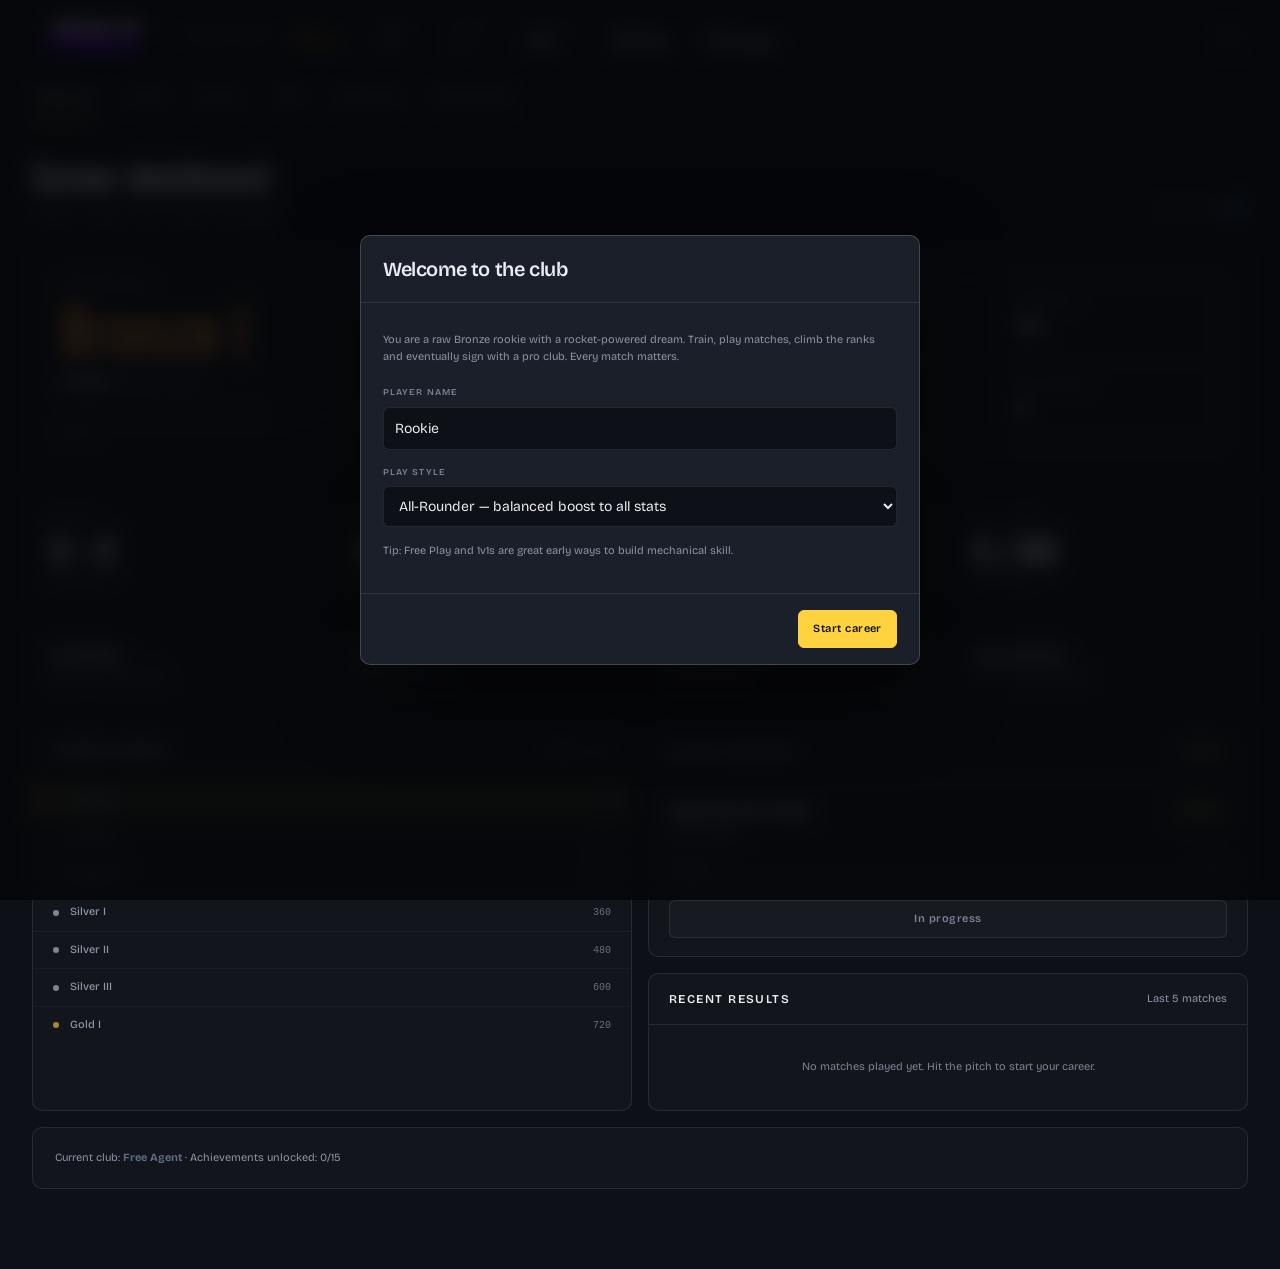
<file: index.html>
<!DOCTYPE html>
<html lang="en">
<head>
  <meta charset="UTF-8" />
  <meta name="viewport" content="width=device-width, initial-scale=1.0" />
  <meta name="theme-color" content="#0d1016" />
  <meta name="description" content="Road To Pro — a browser-based Rocket League career mode. Start in Bronze and fight your way to the RLCS pro league." />
  <title>Road To Pro — Career Mode</title>
  <link rel="icon" href="assets/favicon.svg" type="image/svg+xml" />
  <link rel="preconnect" href="https://fonts.googleapis.com" />
  <link rel="preconnect" href="https://fonts.gstatic.com" crossorigin />
  <link rel="stylesheet" href="https://fonts.googleapis.com/css2?family=Big+Shoulders+Display:wght@700;800;900&family=Bricolage+Grotesque:opsz,wght@12..96,500;600;700&display=swap" />
  <link rel="stylesheet" href="styles.css?v=8" />
</head>
<body>
  <header class="topbar">
    <div class="brand">
      <img class="brand-logo" src="assets/road-to-pro.png" alt="Road To Pro" width="2172" height="724" />
      <span class="brand-tag">Career Mode</span>
    </div>
    <div class="header-stats" id="headerStats"></div>
    <button class="icon-btn" data-action="settings" title="Settings" aria-label="Settings">
      <svg viewBox="0 0 24 24" aria-hidden="true" fill="none" stroke="currentColor" stroke-width="1.8" stroke-linecap="round">
        <path d="M4 7h9M17 7h3M4 17h3M11 17h9" />
        <circle cx="15" cy="7" r="2" />
        <circle cx="9" cy="17" r="2" />
      </svg>
    </button>
  </header>

  <nav class="tabs" id="tabs" aria-label="Main navigation">
    <button class="tab active" data-tab="dashboard">Dashboard</button>
    <button class="tab" data-tab="training">Training</button>
    <button class="tab" data-tab="matches">Matches</button>
    <button class="tab" data-tab="clubs">Clubs</button>
    <button class="tab" data-tab="leaderboard">Leaderboard</button>
    <button class="tab" data-tab="achievements">Achievements</button>
  </nav>

  <main id="app" class="app"></main>

  <div class="modal-backdrop hidden" id="modalBackdrop">
    <div class="modal" id="modal" role="dialog" aria-modal="true"></div>
  </div>

  <div class="toast-wrap" id="toastWrap" aria-live="polite"></div>

  <script src="game.js"></script>
  <script src="local-update.js"></script>
</body>
</html>
</file>
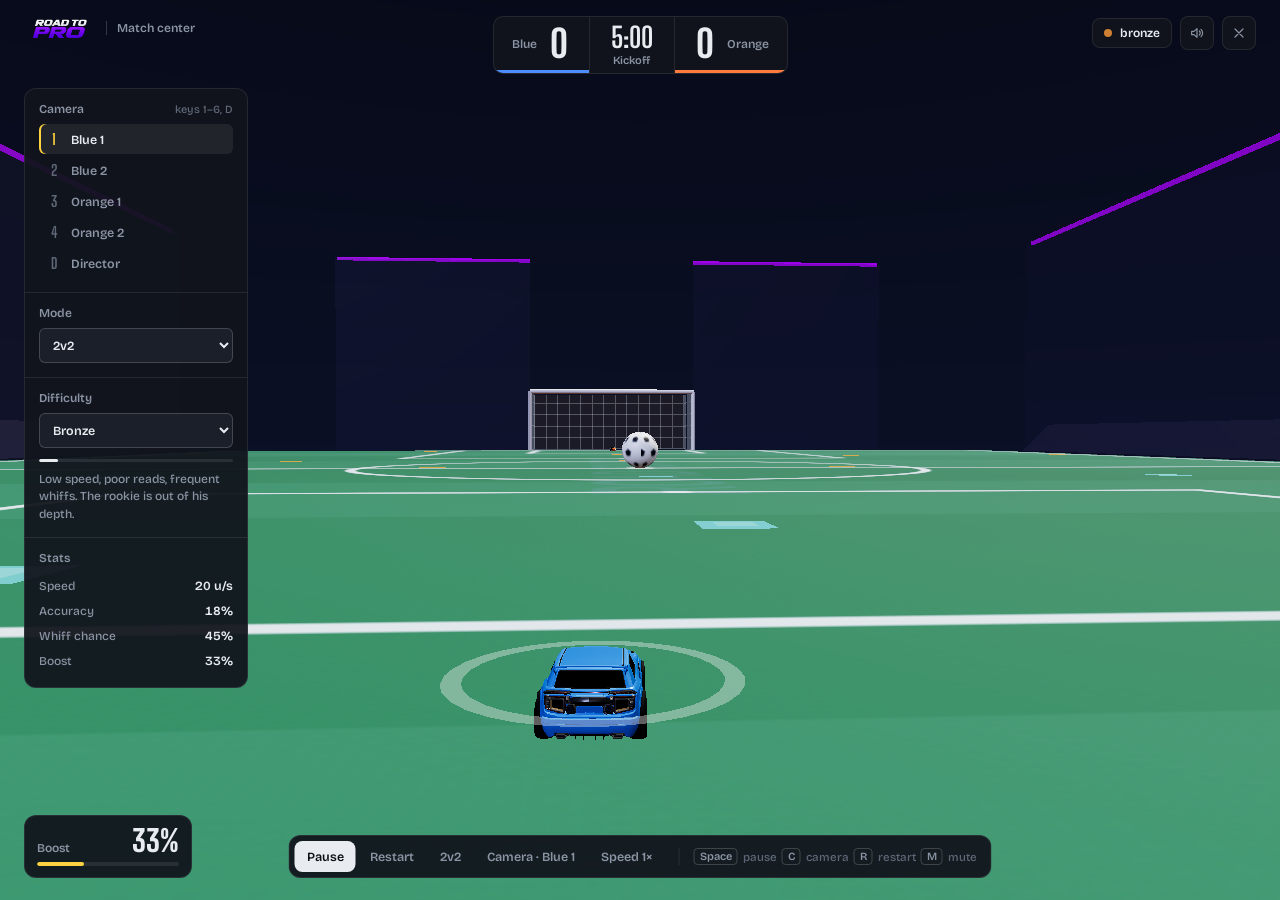
<file: match3d.html>
<!DOCTYPE html>
<html lang="en">
<head>
  <meta charset="UTF-8" />
  <meta name="viewport" content="width=device-width, initial-scale=1.0, viewport-fit=cover" />
  <meta name="theme-color" content="#0d1016" />
  <meta name="mobile-web-app-capable" content="yes" />
  <meta name="apple-mobile-web-app-capable" content="yes" />
  <meta name="apple-mobile-web-app-status-bar-style" content="black-translucent" />
  <title>Road To Pro — Match Center</title>
  <link rel="icon" href="assets/favicon.svg" type="image/svg+xml" />
  <link rel="preconnect" href="https://fonts.googleapis.com" />
  <link rel="preconnect" href="https://fonts.gstatic.com" crossorigin />
  <link rel="stylesheet" href="https://fonts.googleapis.com/css2?family=Big+Shoulders+Display:wght@700;800;900&family=Bricolage+Grotesque:opsz,wght@12..96,500;600;700&display=swap" />
  <link rel="stylesheet" href="match3d.css?v=19" />
  <script type="importmap">
    {
      "imports": {
        "three": "./vendor/three.module.js",
        "three/addons/": "./vendor/"
      }
    }
  </script>
</head>
<body>
  <div id="scene"></div>

  <div id="loading" class="loading">
    <div class="loading-brand">
      <img class="loading-logo" src="assets/road-to-pro.png" alt="Road To Pro" width="2172" height="724" />
      <span class="loading-kicker">Match center</span>
    </div>
    <div class="loading-title">Getting the arena ready</div>
    <div class="loading-bar"><span></span></div>
    <div class="loading-sub">Setting up the pitch</div>
  </div>

  <header class="hud-top">
    <div class="hud-brand">
      <img class="hud-logo" src="assets/road-to-pro.png" alt="Road To Pro" width="2172" height="724" />
      <span class="hud-section">Match center</span>
    </div>

    <div class="hud-rank">
      <select id="rankSelect" class="rank-select" aria-label="Rank"></select>
    </div>

    <div class="scoreboard">
      <div class="team blue"><span class="team-name">Blue</span><span class="score" id="scoreBlue">0</span></div>
      <div class="clock-box">
        <div class="clock" id="clock">5:00</div>
        <div class="clock-label" id="matchState">Kickoff</div>
      </div>
      <div class="team orange"><span class="score" id="scoreOrange">0</span><span class="team-name">Orange</span></div>
    </div>

    <div class="hud-right">
      <div class="rank-chip" id="rankChip">Bronze</div>
      <button class="icon-btn" id="soundBtn" title="Sound on/off (M)" aria-label="Sound on or off">
        <svg viewBox="0 0 24 24" aria-hidden="true" fill="none" stroke="currentColor" stroke-width="1.8" stroke-linecap="round" stroke-linejoin="round">
          <path d="M4 9.5v5h3.5L12 18.5v-13L7.5 9.5z" />
          <path class="wave" d="M15.5 9a4 4 0 0 1 0 6M18 6.5a7.5 7.5 0 0 1 0 11" />
          <path class="slash" d="M16 9.5l5 5M21 9.5l-5 5" />
        </svg>
      </button>
      <button class="icon-btn" id="backBtn" title="Back to career" aria-label="Back to career">
        <svg viewBox="0 0 24 24" aria-hidden="true" fill="none" stroke="currentColor" stroke-width="1.8" stroke-linecap="round">
          <path d="M6 6l12 12M18 6L6 18" />
        </svg>
      </button>
    </div>
  </header>

  <aside class="panel panel-left">
    <div class="panel-block">
      <div class="panel-heading"><span>Camera</span><span class="panel-hint">keys 1–6, D</span></div>
      <div class="cam-grid">
        <button class="cam-btn active" data-cam="car0"><span>1</span> Blue 1</button>
        <button class="cam-btn" data-cam="car1"><span>2</span> Blue 2</button>
        <button class="cam-btn" data-cam="car2"><span>3</span> Orange 1</button>
        <button class="cam-btn" data-cam="car3"><span>4</span> Orange 2</button>
        <button class="cam-btn" data-cam="car4" hidden><span>5</span> Orange 3</button>
        <button class="cam-btn" data-cam="car5" hidden><span>6</span> Orange 3</button>
        <button class="cam-btn" data-cam="director"><span>D</span> Director</button>
      </div>
    </div>

    <div class="panel-block">
      <div class="panel-heading"><span>Mode</span></div>
      <select id="modeSelect" class="select">
        <option value="1">1v1</option>
        <option value="2" selected>2v2</option>
        <option value="3">3v3</option>
      </select>
    </div>

    <div class="panel-block">
      <div class="panel-heading"><span>Difficulty</span></div>
      <select id="skillSelect" class="select">
        <option value="bronze" selected>Bronze</option>
        <option value="silver">Silver</option>
        <option value="gold">Gold</option>
        <option value="platinum">Platinum</option>
        <option value="diamond">Diamond</option>
        <option value="champion">Champion</option>
        <option value="grandchampion">Grand Champion</option>
        <option value="ssl">Supersonic Legend</option>
        <option value="pro">Pro League</option>
      </select>
      <div class="skill-meter">
        <div class="skill-meter-fill" id="skillFill"></div>
      </div>
      <div class="skill-label" id="skillDesc">Low speed, poor accuracy, frequent whiffs.</div>
    </div>

    <div class="panel-block">
      <div class="panel-heading"><span>Stats</span></div>
      <div class="stat-list">
        <div class="stat-row"><span>Speed</span><strong id="statSpeed">—</strong></div>
        <div class="stat-row"><span>Accuracy</span><strong id="statAccuracy">—</strong></div>
        <div class="stat-row"><span>Whiff chance</span><strong id="statWhiff">—</strong></div>
        <div class="stat-row"><span>Boost</span><strong id="statBoost">33%</strong></div>
      </div>
    </div>
  </aside>

  <div class="countdown" id="countdown" aria-hidden="true"></div>

  <div class="notifications" id="notifications" aria-live="polite"></div>

  <div class="boost-hud" aria-label="Boost">
    <div class="boost-hud-top"><span>Boost</span><strong id="boostValue">33%</strong></div>
    <div class="boost-hud-track"><span id="boostFill"></span></div>
  </div>

  <div class="hud-bottom">
    <div class="controls">
      <button class="control-btn" id="playBtn">Pause</button>
      <button class="control-btn" id="replayBtn">Restart</button>
      <button class="control-btn" id="modeBtn">2v2</button>
      <button class="control-btn" id="cameraBtn">Camera · Blue 1</button>
      <button class="control-btn" id="speedBtn">Speed 1×</button>
    </div>
    <div class="hint"><kbd>Space</kbd> pause <kbd>C</kbd> camera <kbd>R</kbd> restart <kbd>M</kbd> mute</div>
  </div>

  <div class="replay-badge" id="replayBadge" hidden>
    <span class="replay-dot"></span><strong>Replay</strong>
    <button type="button" id="replaySkip">Skip</button>
  </div>

  <pre id="dbg" hidden style="position:fixed;left:8px;bottom:8px;margin:0;padding:6px 8px;background:rgba(0,0,0,.7);color:#9fe;font:11px/1.4 monospace;z-index:20;pointer-events:none"></pre>
  <script type="module" src="match3d.js?v=69"></script>
  <script src="local-update.js"></script>
</body>
</html>
</file>
<file: styles.css>
:root {
  --bg: #0d1016;
  --surface: #12151c;
  --surface-raised: #1b1f29;
  --surface-soft: #1b1f29;
  --card: #12151c;
  --card-solid: #1b1f29;
  --line: rgba(255, 255, 255, 0.09);
  --line-strong: rgba(255, 255, 255, 0.18);
  --border: var(--line);
  --border-bright: rgba(255, 210, 63, 0.5);
  --text: #e8ebf0;
  --muted: #8b94a4;
  --dim: #7a8494;
  --accent: #ffd23f;
  --accent-deep: #e6b800;
  --accent-soft: rgba(255, 210, 63, 0.1);
  --accent-gradient: #ffd23f;
  --magenta: #ff4d3d;
  --cyan: #4d8dff;
  --orange: #ff7a3d;
  --green: #68d391;
  --red: #ff6b7a;
  --gold: #e7c46a;
  --purple: #8fb4ff;
  --ink: #0d1016;
  --radius: 10px;
  --shadow: none;
  --font-sans: "Bricolage Grotesque", "Segoe UI Variable Text", "Segoe UI", system-ui, -apple-system, sans-serif;
  --font-display: "Bricolage Grotesque", "Segoe UI Variable Display", "Segoe UI", system-ui, sans-serif;
  --font-num: "Big Shoulders Display", "Bahnschrift Condensed", "Bahnschrift", "Arial Narrow", sans-serif;
  --font-mono: "Cascadia Mono", "Consolas", monospace;
}

* { box-sizing: border-box; }

html { min-height: 100%; }

body {
  margin: 0;
  min-height: 100%;
  background: var(--bg);
  color: var(--text);
  font-family: var(--font-sans);
  font-size: 14px;
  line-height: 1.5;
  overflow-x: hidden;
  -webkit-font-smoothing: antialiased;
  text-rendering: optimizeLegibility;
}

::selection { background: rgba(255, 210, 63, 0.3); color: #fff; }

button, input, select, textarea { font: inherit; }
button { cursor: pointer; }
button:focus-visible, input:focus-visible, select:focus-visible, textarea:focus-visible {
  outline: 2px solid var(--accent);
  outline-offset: 2px;
}

/* ============================== HEADER ============================== */

.topbar {
  position: sticky;
  top: 0;
  z-index: 20;
  display: flex;
  align-items: center;
  gap: 24px;
  height: 72px;
  padding: 0 32px;
  background: rgba(13, 16, 22, 0.94);
  backdrop-filter: blur(18px);
  border-bottom: 1px solid var(--line);
}

.brand {
  display: flex;
  align-items: center;
  gap: 14px;
  min-width: 210px;
}

.brand-logo {
  display: block;
  height: 42px;
  width: auto;
}

.brand-tag {
  padding-left: 14px;
  border-left: 1px solid var(--line-strong);
  color: var(--muted);
  font-size: 9px;
  font-weight: 600;
  letter-spacing: 0.18em;
  text-transform: uppercase;
  white-space: nowrap;
}

.header-stats {
  display: flex;
  align-items: stretch;
  flex: 1;
  min-width: 0;
  overflow-x: auto;
  scrollbar-width: none;
}
.header-stats::-webkit-scrollbar { display: none; }

.hstat {
  display: flex;
  flex-direction: column;
  justify-content: center;
  gap: 2px;
  min-width: 72px;
  padding: 0 18px;
  border-left: 1px solid var(--line);
  white-space: nowrap;
}
.hstat:first-child { border-left: 0; padding-left: 0; }

.hstat-label {
  color: var(--dim);
  font-size: 9px;
  font-weight: 600;
  letter-spacing: 0.12em;
  text-transform: uppercase;
}

.hstat-value {
  max-width: 160px;
  overflow: hidden;
  font-family: var(--font-display);
  font-size: 14px;
  font-weight: 600;
  line-height: 1.15;
  letter-spacing: -0.01em;
  text-overflow: ellipsis;
}

.icon-btn {
  width: 38px;
  height: 38px;
  flex: none;
  display: grid;
  place-items: center;
  border-radius: 8px;
  border: 1px solid var(--line);
  background: transparent;
  color: var(--muted);
  transition: color 0.15s, border-color 0.15s, background 0.15s;
}
.icon-btn svg { width: 18px; height: 18px; }
.icon-btn:hover {
  color: var(--text);
  border-color: var(--line-strong);
  background: rgba(255, 255, 255, 0.035);
}

/* ============================== NAV ============================== */

.tabs {
  position: sticky;
  top: 72px;
  z-index: 19;
  display: flex;
  gap: 28px;
  padding: 0 32px;
  background: rgba(13, 16, 22, 0.92);
  backdrop-filter: blur(16px);
  border-bottom: 1px solid var(--line);
  overflow-x: auto;
  scrollbar-width: none;
}
.tabs::-webkit-scrollbar { display: none; }

.tab {
  display: inline-flex;
  align-items: baseline;
  gap: 8px;
  padding: 16px 0 14px;
  border: 0;
  border-bottom: 2px solid transparent;
  border-radius: 0;
  background: transparent;
  color: var(--muted);
  font-size: 12px;
  font-weight: 500;
  white-space: nowrap;
  transition: color 0.15s, border-color 0.15s;
}
.tab span {
  font-family: var(--font-display);
  font-size: 9px;
  font-weight: 600;
  letter-spacing: 0.08em;
  color: var(--dim);
}
.tab:hover { color: var(--text); background: transparent; }
.tab.active {
  color: var(--text);
  border-bottom-color: var(--accent);
  background: transparent;
  box-shadow: none;
}
.tab.active span { color: var(--accent); }

/* ============================== LAYOUT ============================== */

.app {
  position: relative;
  z-index: 1;
  width: 100%;
  max-width: 1280px;
  margin: 0 auto;
  padding: 36px 32px 80px;
}

.page-head {
  display: flex;
  justify-content: space-between;
  align-items: flex-end;
  gap: 20px;
  margin-bottom: 28px;
}

.page-title {
  font-family: var(--font-display);
  font-size: 30px;
  font-weight: 600;
  letter-spacing: -0.02em;
  line-height: 1.08;
  margin: 0;
}

.page-sub {
  color: var(--muted);
  margin-top: 6px;
  font-size: 12px;
}

/* ============================== CARDS ============================== */

.card {
  background: var(--surface);
  border: 1px solid var(--line);
  border-radius: var(--radius);
  box-shadow: none;
  backdrop-filter: none;
}

.card-pad { padding: 22px; }

.card-head {
  display: flex;
  justify-content: space-between;
  align-items: center;
  gap: 12px;
  padding: 16px 20px;
  border-bottom: 1px solid var(--line);
}

.card-title {
  font-family: var(--font-display);
  font-size: 12px;
  font-weight: 600;
  letter-spacing: 0.12em;
  text-transform: uppercase;
}

.card-note { color: var(--muted); font-size: 11px; }

/* ============================== HERO ============================== */

.hero {
  display: grid;
  grid-template-columns: minmax(0, 1.55fr) minmax(280px, 1fr);
  gap: 32px;
  padding: 28px;
  border: 1px solid var(--line);
  border-radius: 12px;
  background: var(--surface);
  box-shadow: none;
}

.hero-label {
  color: var(--dim);
  font-size: 9px;
  font-weight: 600;
  letter-spacing: 0.16em;
  text-transform: uppercase;
}

.hero-rank {
  font-family: var(--font-display);
  font-size: 54px;
  font-weight: 600;
  letter-spacing: -0.035em;
  line-height: 0.96;
  margin: 10px 0 8px;
}

.hero-mmr {
  color: var(--muted);
  font-size: 12px;
  margin-bottom: 22px;
}
.hero-mmr strong {
  color: var(--text);
  font-family: var(--font-display);
  font-size: 14px;
  font-weight: 600;
}

.hero-side {
  display: grid;
  grid-template-columns: 1fr 1fr;
  align-content: stretch;
  gap: 1px;
  border: 1px solid var(--line);
  border-radius: 8px;
  overflow: hidden;
  background: var(--line);
}

.hero-chip {
  min-height: 82px;
  padding: 15px 16px;
  border: 0;
  border-radius: 0;
  background: var(--surface);
}

.hero-chip-label {
  color: var(--dim);
  font-size: 9px;
  font-weight: 600;
  letter-spacing: 0.12em;
  text-transform: uppercase;
}

.hero-chip-value {
  font-family: var(--font-display);
  font-size: 18px;
  font-weight: 600;
  letter-spacing: -0.015em;
  margin-top: 5px;
}

.progress {
  height: 4px;
  border-radius: 999px;
  background: rgba(255, 255, 255, 0.075);
  overflow: hidden;
  border: 0;
}

.progress-fill {
  height: 100%;
  border-radius: inherit;
  background: var(--accent-gradient);
  box-shadow: none;
  transition: width 0.45s ease;
}

.progress-labels {
  display: flex;
  justify-content: space-between;
  color: var(--dim);
  font-size: 9px;
  letter-spacing: 0.04em;
  margin-top: 8px;
}

/* ============================== STATS ============================== */

.stat-grid {
  display: grid;
  grid-template-columns: repeat(4, minmax(0, 1fr));
  gap: 12px;
  margin: 20px 0;
}

.stat {
  padding: 18px;
  border-radius: 8px;
  border: 1px solid var(--line);
  background: var(--surface);
}

.stat-label {
  color: var(--dim);
  font-size: 9px;
  font-weight: 600;
  letter-spacing: 0.12em;
  text-transform: uppercase;
}

.stat-value {
  font-family: var(--font-display);
  font-size: 28px;
  font-weight: 600;
  letter-spacing: -0.025em;
  line-height: 1.12;
  margin-top: 5px;
}

.stat-foot { color: var(--muted); font-size: 10px; margin-top: 2px; }

.two-col { display: grid; grid-template-columns: 1fr 1fr; gap: 16px; }
.three-col { display: grid; grid-template-columns: repeat(3, minmax(0, 1fr)); gap: 16px; }

/* ============================== QUICK ACTIONS ============================== */

.quick-actions {
  display: grid;
  grid-template-columns: repeat(4, minmax(0, 1fr));
  gap: 12px;
  margin-bottom: 20px;
  counter-reset: quick;
}

.quick {
  position: relative;
  text-align: left;
  padding: 16px 18px 17px;
  border-radius: 8px;
  border: 1px solid var(--line);
  background: var(--surface);
  color: var(--text);
  transition: border-color 0.15s, background 0.15s;
  counter-increment: quick;
}
.quick::before {
  content: none;
  display: block;
  color: var(--dim);
  font-family: var(--font-display);
  font-size: 9px;
  font-weight: 600;
  letter-spacing: 0.1em;
  margin-bottom: 14px;
}
.quick:hover {
  transform: none;
  border-color: var(--line-strong);
  background: var(--surface-raised);
}

.quick-name {
  font-family: var(--font-display);
  font-size: 16px;
  font-weight: 600;
  letter-spacing: -0.01em;
  margin-top: 0;
}
.quick-desc { color: var(--muted); font-size: 11px; margin-top: 2px; }

/* ============================== BUTTONS ============================== */

.btn {
  display: inline-flex;
  align-items: center;
  justify-content: center;
  gap: 7px;
  padding: 10px 14px;
  border-radius: 6px;
  border: 1px solid var(--line-strong);
  background: transparent;
  color: var(--text);
  font-size: 11px;
  font-weight: 600;
  letter-spacing: 0.045em;
  transition: color 0.15s, border-color 0.15s, background 0.15s;
}
.btn:hover:not(:disabled) {
  background: rgba(255, 255, 255, 0.055);
  border-color: rgba(255, 255, 255, 0.26);
  transform: none;
}
.btn:disabled { cursor: not-allowed; }

.btn-primary {
  color: var(--ink);
  border-color: var(--accent);
  background: var(--accent);
  box-shadow: none;
  font-weight: 600;
}
.btn-primary:hover:not(:disabled) {
  color: var(--ink);
  border-color: #ffe27a;
  background: #ffe27a;
}

.btn-orange {
  color: #1b0c06;
  border-color: var(--orange);
  background: var(--orange);
  font-weight: 600;
}
.btn-orange:hover:not(:disabled) { background: #ff9f78; border-color: #ff9f78; }

.btn-danger {
  color: var(--red);
  border-color: rgba(255, 107, 122, 0.32);
  background: rgba(255, 107, 122, 0.055);
}
.btn-danger:hover:not(:disabled) { background: rgba(255, 107, 122, 0.1); border-color: rgba(255, 107, 122, 0.55); }

.btn:disabled,
.btn-primary:disabled,
.btn-orange:disabled {
  color: var(--dim);
  border-color: var(--line);
  background: rgba(255, 255, 255, 0.025);
}

.btn-block { width: 100%; }
.btn-sm { padding: 7px 10px; font-size: 10px; }

/* ============================== LADDER ============================== */

.ladder { display: flex; flex-direction: column; gap: 0; padding: 6px 0 10px; }

.rung {
  display: flex;
  align-items: center;
  gap: 11px;
  padding: 10px 20px;
  border-radius: 0;
  border: 0;
  border-bottom: 1px solid rgba(255, 255, 255, 0.035);
  color: var(--muted);
  font-size: 11px;
}
.rung:last-child { border-bottom: 0; }
.rung-dot { width: 6px; height: 6px; border-radius: 50%; background: currentColor; opacity: 0.6; flex: none; }
.rung-name { font-weight: 500; flex: 1; }
.rung-mmr { font-family: var(--font-mono); font-size: 10px; opacity: 0.7; }
.rung.current {
  color: var(--text);
  background: var(--accent-soft);
  box-shadow: inset 2px 0 0 var(--accent);
}
.rung.current .rung-dot { opacity: 1; box-shadow: none; }
.rung.passed { color: var(--dim); }
.rung.passed .rung-name::after { content: ""; }

/* ============================== CONTRACT ============================== */

.contract-body { padding: 18px 20px; }
.contract-top { display: flex; justify-content: space-between; gap: 14px; align-items: flex-start; }
.contract-name {
  font-family: var(--font-display);
  font-size: 18px;
  font-weight: 600;
  letter-spacing: -0.01em;
}
.contract-desc { color: var(--muted); font-size: 11px; margin-top: 3px; }

.reward-tag {
  padding: 5px 8px;
  border-radius: 4px;
  background: rgba(231, 196, 106, 0.07);
  border: 1px solid rgba(231, 196, 106, 0.24);
  color: var(--gold);
  font-family: var(--font-mono);
  font-weight: 600;
  font-size: 10px;
  white-space: nowrap;
}

.contract-goal {
  display: flex;
  justify-content: space-between;
  color: var(--muted);
  font-size: 10px;
  margin: 16px 0 7px;
}

/* ============================== MATCH ROWS ============================== */

.match-row {
  display: flex;
  align-items: center;
  gap: 12px;
  padding: 12px 20px;
  border-bottom: 1px solid var(--line);
}
.match-row:last-child { border-bottom: 0; }

.result-pill {
  width: 26px;
  height: 26px;
  border-radius: 5px;
  display: grid;
  place-items: center;
  font-family: var(--font-display);
  font-weight: 600;
  font-size: 11px;
  flex: none;
}
.result-pill.win { color: var(--green); background: rgba(104, 211, 145, 0.1); }
.result-pill.loss { color: var(--red); background: rgba(255, 107, 122, 0.1); }

.match-main { flex: 1; min-width: 0; }
.match-name { font-weight: 500; font-size: 11px; }
.match-meta { color: var(--dim); font-size: 9px; margin-top: 1px; }
.match-score {
  font-family: var(--font-mono);
  font-size: 12px;
  font-weight: 600;
  white-space: nowrap;
}
.mmr-delta {
  font-family: var(--font-mono);
  font-size: 11px;
  font-weight: 600;
  width: 48px;
  text-align: right;
}
.mmr-delta.pos { color: var(--green); }
.mmr-delta.neg { color: var(--red); }

.empty { padding: 34px 20px; text-align: center; color: var(--dim); font-size: 11px; }

/* ============================== TRAINING ============================== */

.attr-card {
  padding: 16px;
  border-radius: 8px;
  border: 1px solid var(--line);
  background: var(--surface-raised);
}
.attr-top { display: flex; align-items: baseline; gap: 9px; }
.attr-icon, .card-icon, .ach-icon { display: none; }
.attr-name {
  font-family: var(--font-display);
  font-size: 15px;
  font-weight: 600;
  flex: 1;
}
.attr-value {
  font-family: var(--font-mono);
  font-size: 14px;
  font-weight: 600;
  color: var(--accent);
}
.attr-desc { color: var(--muted); font-size: 10px; margin: 6px 0 12px; min-height: 26px; }
.attr-bottom { display: flex; align-items: center; gap: 10px; }
.attr-bottom .progress { flex: 1; }

.notice {
  display: flex;
  align-items: flex-start;
  gap: 12px;
  padding: 14px 16px;
  border: 1px solid var(--line);
  border-left: 2px solid var(--gold);
  border-radius: 8px;
  background: var(--surface);
  color: var(--text);
  font-size: 11px;
  margin-bottom: 16px;
}
.notice strong { display: block; font-family: var(--font-display); font-size: 13px; font-weight: 600; }
.notice-sub { color: var(--muted); font-size: 11px; margin-top: 2px; }
.club-notice { border-left-color: var(--notice-accent, var(--accent)); }

/* ============================== MATCH CENTER PROMO ============================== */

.viewer-card {
  display: flex;
  align-items: center;
  justify-content: space-between;
  gap: 24px;
  margin-bottom: 18px;
  padding: 18px 20px;
  border: 1px solid var(--line);
  border-left: 2px solid var(--accent);
  border-radius: 8px;
  background: var(--surface);
}
.viewer-copy { min-width: 0; }
.viewer-kicker {
  color: var(--dim);
  font-size: 9px;
  font-weight: 600;
  letter-spacing: 0.14em;
  text-transform: uppercase;
}
.viewer-title {
  margin-top: 3px;
  font-family: var(--font-display);
  font-size: 18px;
  font-weight: 600;
  letter-spacing: -0.015em;
}
.viewer-desc { max-width: 62ch; margin-top: 2px; color: var(--muted); font-size: 11px; }
.viewer-card .btn { flex: none; }

/* ============================== CONTENT CARDS ============================== */

.playlist-card, .drill-card, .club-card, .ach-card {
  position: relative;
  padding: 20px;
  border-radius: 8px;
  border: 1px solid var(--line);
  background: var(--surface);
  transition: border-color 0.15s, background 0.15s;
  overflow: hidden;
}
.playlist-card:hover, .drill-card:hover, .club-card:hover {
  transform: none;
  border-color: var(--line-strong);
  background: var(--surface-raised);
}
.playlist-card::before, .drill-card::before { content: none; }

.card-title-lg {
  font-family: var(--font-display);
  font-size: 19px;
  font-weight: 600;
  letter-spacing: -0.015em;
  margin-top: 0;
}
.card-desc { color: var(--muted); font-size: 11px; min-height: 36px; margin: 7px 0 14px; }
.card-meta { display: flex; gap: 6px; flex-wrap: wrap; margin-bottom: 15px; }

.tag {
  padding: 3px 7px;
  border-radius: 3px;
  background: transparent;
  border: 1px solid var(--line);
  color: var(--dim);
  font-size: 9px;
  font-weight: 600;
  letter-spacing: 0.035em;
}
.tag.cyan { color: var(--cyan); border-color: rgba(77, 141, 255, 0.3); background: rgba(77, 141, 255, 0.07); }
.tag.gold { color: var(--gold); border-color: rgba(231, 196, 106, 0.24); background: rgba(231, 196, 106, 0.05); }
.tag.green { color: var(--green); border-color: rgba(104, 211, 145, 0.24); background: rgba(104, 211, 145, 0.05); }
.tag.red { color: var(--red); border-color: rgba(255, 107, 122, 0.24); background: rgba(255, 107, 122, 0.05); }

.club-card.current { border-color: rgba(231, 196, 106, 0.5); box-shadow: none; }
.club-mark {
  width: 42px;
  height: 42px;
  border-radius: 7px;
  display: grid;
  place-items: center;
  font-family: var(--font-display);
  font-size: 13px;
  font-weight: 700;
  color: var(--ink);
}
.club-row { display: flex; align-items: center; gap: 12px; }

.ach-card { display: flex; gap: 12px; align-items: flex-start; opacity: 0.46; }
.ach-card.unlocked {
  opacity: 1;
  border-color: rgba(231, 196, 106, 0.3);
  background: linear-gradient(135deg, rgba(231, 196, 106, 0.045), transparent 60%), var(--surface);
}
.ach-name {
  font-family: var(--font-display);
  font-size: 16px;
  font-weight: 600;
  letter-spacing: -0.01em;
}
.ach-desc { color: var(--muted); font-size: 10px; margin-top: 2px; }
.ach-status {
  margin-top: 10px;
  font-size: 9px;
  font-weight: 600;
  letter-spacing: 0.12em;
  text-transform: uppercase;
  color: var(--dim);
}
.ach-card.unlocked .ach-status { color: var(--gold); }

/* ============================== TABLES ============================== */

.table-wrap { overflow-x: auto; }
table { width: 100%; border-collapse: collapse; font-size: 11px; }
th, td { padding: 12px 18px; text-align: left; }
th {
  color: var(--dim);
  font-size: 9px;
  font-weight: 600;
  text-transform: uppercase;
  letter-spacing: 0.12em;
  border-bottom: 1px solid var(--line);
}
tr { border-bottom: 1px solid rgba(255, 255, 255, 0.04); }
tr:last-child { border-bottom: 0; }
tr.you { background: var(--accent-soft); }
.pos { font-family: var(--font-mono); font-size: 11px; font-weight: 600; color: var(--dim); width: 54px; }
.rank-cell { display: flex; align-items: center; gap: 8px; }
.rank-chip { width: 7px; height: 7px; border-radius: 50%; flex: none; }
.num { font-family: var(--font-mono); font-size: 11px; font-weight: 600; }

/* ============================== SETTINGS ============================== */

.settings-grid { display: grid; grid-template-columns: 1fr 1fr; gap: 16px; }
.field { margin-bottom: 16px; }
.field label {
  display: block;
  color: var(--dim);
  font-size: 9px;
  font-weight: 600;
  text-transform: uppercase;
  letter-spacing: 0.12em;
  margin-bottom: 7px;
}
.input, .select, .textarea {
  width: 100%;
  padding: 10px 11px;
  border-radius: 6px;
  border: 1px solid var(--line);
  background: var(--bg);
  color: var(--text);
  outline: none;
  transition: border-color 0.15s;
}
.input:focus, .select:focus, .textarea:focus { border-color: var(--accent); }
.textarea { min-height: 140px; font-family: var(--font-mono); font-size: 10px; resize: vertical; }
.danger-zone { border-color: rgba(255, 107, 122, 0.28) !important; }

/* ============================== MODAL ============================== */

.modal-backdrop {
  position: fixed;
  inset: 0;
  z-index: 100;
  display: grid;
  place-items: center;
  padding: 20px;
  background: rgba(4, 5, 8, 0.82);
  backdrop-filter: blur(10px);
}
.modal-backdrop.hidden { display: none; }

.modal {
  width: min(560px, 100%);
  max-height: 90vh;
  overflow-y: auto;
  border-radius: 10px;
  border: 1px solid var(--line-strong);
  background: var(--surface-raised);
  box-shadow: 0 28px 80px rgba(0, 0, 0, 0.5);
  animation: pop 0.18s ease;
}
@keyframes pop { from { transform: scale(0.985) translateY(6px); opacity: 0; } }

.modal-head {
  padding: 18px 22px;
  border-bottom: 1px solid var(--line);
  display: flex;
  justify-content: space-between;
  align-items: center;
  gap: 12px;
}
.modal-title {
  font-family: var(--font-display);
  font-size: 20px;
  font-weight: 600;
  letter-spacing: -0.02em;
}
.modal-body { padding: 22px; }
.modal-foot {
  padding: 16px 22px;
  border-top: 1px solid var(--line);
  display: flex;
  justify-content: flex-end;
  gap: 10px;
  flex-wrap: wrap;
}
.modal-close {
  width: 30px;
  height: 30px;
  border-radius: 5px;
  border: 1px solid var(--line);
  background: transparent;
  color: var(--muted);
  font-size: 15px;
}
.modal-close:hover { color: var(--text); border-color: var(--line-strong); }

/* ============================== MATCH RESULT ============================== */

.result-banner {
  text-align: center;
  padding: 24px 20px;
  border-radius: 8px;
  margin-bottom: 18px;
  background: var(--surface-soft);
  border: 1px solid rgba(104, 211, 145, 0.24);
  border-left: 3px solid var(--green);
}
.result-banner.loss { border-color: rgba(255, 107, 122, 0.24); border-left-color: var(--red); }
.result-title {
  font-family: var(--font-display);
  font-size: 34px;
  font-weight: 600;
  line-height: 1;
  letter-spacing: -0.02em;
  color: var(--green);
}
.result-banner.loss .result-title { color: var(--red); }
.result-score { font-family: var(--font-display); font-size: 24px; font-weight: 600; margin-top: 8px; letter-spacing: -0.01em; }
.result-sub { color: var(--muted); font-size: 10px; margin-top: 4px; }

.reward-grid { display: grid; grid-template-columns: repeat(4, 1fr); gap: 8px; margin: 16px 0; }
.reward {
  padding: 11px;
  border-radius: 5px;
  background: rgba(255, 255, 255, 0.018);
  border: 1px solid var(--line);
  text-align: center;
}
.reward-label { color: var(--dim); font-size: 8px; font-weight: 600; text-transform: uppercase; letter-spacing: 0.1em; }
.reward-value { font-family: var(--font-display); font-size: 17px; font-weight: 600; margin-top: 3px; }

.commentary { border-left: 2px solid var(--line-strong); padding-left: 14px; margin: 14px 0; }
.commentary p { margin: 7px 0; color: var(--muted); font-size: 11px; line-height: 1.55; }

.rankup {
  text-align: center;
  padding: 22px;
  border-radius: 8px;
  background: rgba(231, 196, 106, 0.055);
  border: 1px solid rgba(231, 196, 106, 0.28);
  margin-bottom: 16px;
}
.rankup-title { font-family: var(--font-display); font-size: 26px; font-weight: 600; color: var(--gold); letter-spacing: -0.02em; }

/* ============================== TOASTS ============================== */

.toast-wrap { position: fixed; right: 20px; bottom: 20px; z-index: 200; display: flex; flex-direction: column; gap: 8px; }
.toast {
  min-width: 240px;
  max-width: 360px;
  padding: 12px 15px;
  border-radius: 6px;
  border: 1px solid var(--line);
  border-left: 2px solid var(--line-strong);
  background: var(--surface-raised);
  box-shadow: 0 12px 36px rgba(0, 0, 0, 0.35);
  font-size: 11px;
  animation: slideIn 0.2s ease;
}
.toast.success { border-left-color: var(--green); }
.toast.info { border-left-color: var(--accent); }
.toast.warn { border-left-color: var(--gold); }
@keyframes slideIn { from { transform: translateX(12px); opacity: 0; } }

.hidden { display: none !important; }

/* Big numerals and call-outs use the match center's tall condensed face; everything else stays Bricolage. */
.page-title, .hero-rank, .stat-value, .result-title, .result-score, .rankup-title, .reward-value {
  font-family: var(--font-num);
  font-weight: 800;
  letter-spacing: 0.01em;
}
.page-title { font-size: 36px; }
.hero-rank { font-size: 64px; letter-spacing: 0; }
.stat-value { font-size: 34px; }
.stat-value, .hstat-value, .num, .match-score, .mmr-delta { font-variant-numeric: tabular-nums; }

@media (prefers-reduced-motion: reduce) {
  *, *::before, *::after { animation: none !important; transition: none !important; }
}

/* ============================== RESPONSIVE ============================== */

@media (max-width: 1180px) {
  .header-stats .hstat:nth-child(6) { display: none; }
}

@media (max-width: 1080px) {
  .hero { grid-template-columns: 1fr; }
  .hero-side { grid-template-columns: repeat(4, minmax(0, 1fr)); }
  .hero-chip-value { font-size: 16px; }
}

@media (max-width: 1000px) {
  .header-stats .hstat:nth-child(5) { display: none; }
  .stat-grid, .quick-actions { grid-template-columns: repeat(2, minmax(0, 1fr)); }
  .three-col { grid-template-columns: repeat(2, minmax(0, 1fr)); }
  .topbar { padding: 0 22px; gap: 18px; }
  .tabs { padding: 0 22px; gap: 22px; }
  .app { padding: 30px 22px 70px; }
}

@media (max-width: 720px) {
  .topbar { height: 62px; padding: 0 16px; gap: 12px; }
  .brand { min-width: 0; gap: 0; }
  .brand-logo { height: 34px; }
  .brand-tag { display: none; }
  .header-stats { gap: 0; }
  .hstat { min-width: 62px; padding: 0 12px; }
  .hstat-value { font-size: 12px; }
  .icon-btn { width: 34px; height: 34px; }
  .tabs { top: 62px; padding: 0 16px; gap: 20px; }
  .tab { padding: 13px 0 11px; font-size: 11px; }
  .app { padding: 24px 16px 60px; }
  .page-head { align-items: flex-start; flex-direction: column; gap: 10px; margin-bottom: 22px; }
  .page-title { font-size: 25px; }
  .hero { padding: 20px; gap: 22px; }
  .hero-rank { font-size: 42px; }
  .hero-side { grid-template-columns: 1fr 1fr; }
  .hero-chip-value { font-size: 18px; }
  .viewer-card { align-items: flex-start; flex-direction: column; gap: 14px; }
  .viewer-card .btn { width: 100%; }
  .two-col, .three-col, .settings-grid { grid-template-columns: 1fr; }
  .stat-grid, .quick-actions, .reward-grid { grid-template-columns: repeat(2, minmax(0, 1fr)); }
  .card-pad { padding: 18px; }
  .card-head { padding: 14px 16px; }
  .match-row { padding: 11px 16px; }
  .toast-wrap { left: 16px; right: 16px; bottom: 16px; }
  .toast { max-width: none; }
}

@media (max-width: 460px) {
  .stat-grid, .quick-actions, .reward-grid { grid-template-columns: 1fr; }
  .header-stats .hstat:nth-child(n + 5) { display: none; }
}
</file>
<file: match3d.css>
/* Road To Pro, match view.
   Quiet and compact: solid graphite panels with hairline borders (no blur), small type, team colour only as
   thin accents, one yellow signal used for boost and the active camera. Big Shoulders Display (a tall condensed
   numeral face) is kept for scores, the clock and big call-outs; Bricolage Grotesque for everything else. */

:root {
  --bg: #0d1016;
  --panel: rgba(18, 21, 28, 0.94);
  --panel-solid: #12151c;
  --raised: #1b1f29;
  --line: rgba(255, 255, 255, 0.09);
  --line-strong: rgba(255, 255, 255, 0.18);
  --text: #e8ebf0;
  --muted: #8b94a4;
  --blue: #4d8dff;
  --orange: #ff7a3d;
  --signal: #ffd23f;
  --red: #ff4d3d;
  --font-sans: "Bricolage Grotesque", "Segoe UI Variable Text", "Segoe UI", system-ui, sans-serif;
  --font-display: "Big Shoulders Display", "Bahnschrift Condensed", "Bahnschrift", "Arial Narrow", sans-serif;
}

* { box-sizing: border-box; }

html, body {
  margin: 0;
  padding: 0;
  width: 100%;
  height: 100%;
  overflow: hidden;
  overscroll-behavior: none;
  background: var(--bg);
  color: var(--text);
  font-family: var(--font-sans);
  font-size: 13px;
  font-weight: 500;
  -webkit-font-smoothing: antialiased;
  -webkit-text-size-adjust: 100%;
  touch-action: none;
}

button, select { font: inherit; touch-action: manipulation; }
button { cursor: pointer; -webkit-tap-highlight-color: transparent; }
button:focus-visible, select:focus-visible {
  outline: 2px solid var(--signal);
  outline-offset: 2px;
}

.hud-top, .hud-bottom, .boost-hud, .panel {
  -webkit-user-select: none;
  user-select: none;
}

#scene {
  position: fixed;
  inset: 0;
  height: 100vh;
  height: 100dvh;
  touch-action: none;
}
#scene canvas { display: block; width: 100%; height: 100%; }

/* Labels that arrive from the game in capitals read better as sentences. */
.clock-label, .rank-chip { text-transform: lowercase; }
.clock-label::first-letter, .rank-chip::first-letter { text-transform: uppercase; }

/* ============================== LOADING ============================== */

.loading {
  position: fixed;
  inset: 0;
  z-index: 100;
  display: flex;
  flex-direction: column;
  align-items: center;
  justify-content: center;
  background: var(--bg);
  transition: opacity 0.45s ease, visibility 0.45s;
}
.loading.hidden { opacity: 0; visibility: hidden; pointer-events: none; }

.loading-brand { display: flex; align-items: center; gap: 14px; margin-bottom: 26px; }
.loading-logo { display: block; height: 54px; width: auto; }
.loading-kicker {
  padding-left: 14px;
  border-left: 1px solid var(--line-strong);
  color: var(--muted);
  font-size: 13px;
  font-weight: 600;
}
.loading-title {
  font-family: var(--font-display);
  font-size: 40px;
  font-weight: 800;
  line-height: 1;
}
.loading-bar {
  width: 180px;
  height: 3px;
  margin-top: 22px;
  overflow: hidden;
  border-radius: 2px;
  background: var(--line);
}
.loading-bar span {
  display: block;
  width: 38%;
  height: 100%;
  background: var(--signal);
  animation: loading 1.1s ease-in-out infinite;
}
@keyframes loading {
  0% { transform: translateX(-110%); }
  100% { transform: translateX(390%); }
}
.loading-sub { margin-top: 14px; color: var(--muted); font-size: 13px; }

/* ============================== TOP HUD ============================== */

.hud-top {
  position: fixed;
  top: 0;
  left: 0;
  right: 0;
  z-index: 10;
  display: grid;
  grid-template-columns: 1fr auto 1fr;
  align-items: start;
  gap: 18px;
  padding:
    calc(16px + env(safe-area-inset-top))
    calc(24px + env(safe-area-inset-right))
    16px
    calc(24px + env(safe-area-inset-left));
  pointer-events: none;
}

.hud-brand {
  display: flex;
  align-items: center;
  gap: 10px;
  justify-self: start;
  pointer-events: auto;
}
.hud-logo { display: block; height: 24px; width: auto; }
.hud-section {
  padding-left: 10px;
  border-left: 1px solid var(--line-strong);
  color: var(--muted);
  font-size: 12px;
  font-weight: 600;
  white-space: nowrap;
}

/* One quiet bar. The score numerals carry the team colour as a thin rule underneath. */
.scoreboard {
  display: flex;
  align-items: stretch;
  border: 1px solid var(--line);
  border-radius: 10px;
  background: var(--panel);
  overflow: hidden;
  pointer-events: auto;
}

.team {
  display: flex;
  align-items: center;
  gap: 10px;
  padding: 7px 18px 6px;
  border-bottom: 3px solid transparent;
}
.team.blue { border-bottom-color: var(--blue); }
.team.orange { border-bottom-color: var(--orange); }
.team-name { color: var(--muted); font-size: 12px; font-weight: 600; }
.score {
  min-width: 24px;
  font-family: var(--font-display);
  font-size: 38px;
  font-weight: 800;
  line-height: 0.95;
  text-align: center;
  font-variant-numeric: tabular-nums;
}

.clock-box {
  min-width: 86px;
  padding: 7px 14px 6px;
  border-left: 1px solid var(--line);
  border-right: 1px solid var(--line);
  text-align: center;
}
.clock {
  font-family: var(--font-display);
  font-size: 28px;
  font-weight: 700;
  line-height: 0.95;
  font-variant-numeric: tabular-nums;
}
.clock-label { margin-top: 3px; color: var(--muted); font-size: 11px; font-weight: 600; }

.hud-right { display: flex; justify-content: flex-end; align-items: center; gap: 8px; pointer-events: auto; }
.rank-chip {
  display: flex;
  align-items: center;
  gap: 8px;
  padding: 7px 11px;
  border: 1px solid var(--line);
  border-radius: 8px;
  background: var(--panel);
  font-size: 12px;
  font-weight: 600;
  white-space: nowrap;
}
.rank-chip::before {
  content: '';
  width: 8px;
  height: 8px;
  border-radius: 50%;
  background: var(--rank-color, var(--muted));
}
.icon-btn {
  width: 34px;
  height: 34px;
  display: grid;
  place-items: center;
  padding: 0;
  border: 1px solid var(--line);
  border-radius: 8px;
  background: var(--panel);
  color: var(--muted);
  transition: color 0.12s, border-color 0.12s, background 0.12s;
}
.icon-btn svg { width: 16px; height: 16px; }
.icon-btn:hover { color: var(--text); border-color: var(--line-strong); background: var(--raised); }

/* ============================== SIDE PANEL ============================== */

.panel {
  position: fixed;
  top: 88px;
  z-index: 10;
  width: 224px;
  border: 1px solid var(--line);
  border-radius: 12px;
  background: var(--panel);
  overflow: hidden;
}
.panel-left { left: 24px; }

.panel-block { padding: 13px 14px 14px; border-bottom: 1px solid var(--line); }
.panel-block:last-child { border-bottom: 0; }

.panel-heading {
  display: flex;
  align-items: baseline;
  justify-content: space-between;
  gap: 10px;
  margin-bottom: 8px;
  color: var(--muted);
  font-size: 12px;
  font-weight: 600;
}
.panel-hint { color: #5f6878; font-size: 11px; font-weight: 500; }

.cam-grid { display: grid; gap: 1px; }
.cam-btn {
  display: flex;
  align-items: center;
  gap: 10px;
  width: 100%;
  padding: 6px 8px;
  border: 0;
  border-radius: 6px;
  background: transparent;
  color: var(--muted);
  font-size: 12.5px;
  font-weight: 600;
  text-align: left;
  transition: background 0.12s, color 0.12s;
}
.cam-btn span {
  width: 14px;
  flex: none;
  color: #5f6878;
  font-family: var(--font-display);
  font-size: 15px;
  font-weight: 700;
  text-align: center;
}
.cam-btn:hover { background: rgba(255, 255, 255, 0.05); color: var(--text); }
.cam-btn.active { background: rgba(255, 255, 255, 0.07); color: var(--text); box-shadow: inset 2px 0 0 var(--signal); }
.cam-btn.active span { color: var(--signal); }
.cam-btn[hidden] { display: none; }

.select {
  width: 100%;
  padding: 8px 9px;
  border: 1px solid var(--line-strong);
  border-radius: 6px;
  background: var(--raised);
  color: var(--text);
  color-scheme: dark;
  font-size: 12.5px;
  font-weight: 600;
  outline: none;
}
.select:focus-visible { outline: 2px solid var(--signal); outline-offset: 1px; }

.skill-meter { height: 3px; margin-top: 11px; overflow: hidden; border-radius: 2px; background: var(--line); }
.skill-meter-fill { width: 12%; height: 100%; border-radius: inherit; background: var(--text); transition: width 0.3s ease; }
.skill-label { margin-top: 9px; color: var(--muted); font-size: 12px; line-height: 1.45; }

.stat-list { display: grid; }
.stat-row {
  display: flex;
  justify-content: space-between;
  align-items: baseline;
  gap: 12px;
  padding: 5px 0;
  color: var(--muted);
  font-size: 12px;
  font-weight: 500;
}
.stat-row strong { color: var(--text); font-size: 12.5px; font-weight: 600; font-variant-numeric: tabular-nums; }

/* ============================== NOTICES ============================== */

.notifications {
  position: fixed;
  top: 100px;
  left: 50%;
  z-index: 20;
  display: flex;
  flex-direction: column;
  align-items: center;
  gap: 8px;
  transform: translateX(-50%);
  pointer-events: none;
}
.notice {
  --accent: var(--muted);
  display: flex;
  flex-direction: column;
  align-items: center;
  min-width: 170px;
  padding: 7px 22px 6px;
  border: 1px solid var(--line);
  border-bottom: 3px solid var(--accent);
  border-radius: 10px;
  background: var(--panel);
  text-align: center;
  animation: notice 2.4s ease forwards;
}
.notice.blue { --accent: var(--blue); }
.notice.orange { --accent: var(--orange); }
.notice strong { font-family: var(--font-display); font-size: 26px; font-weight: 800; line-height: 1; }
.notice span { margin-top: 3px; color: var(--muted); font-size: 12px; font-weight: 600; }
@keyframes notice {
  0% { opacity: 0; transform: translateY(-8px); }
  8% { opacity: 1; transform: translateY(0); }
  82% { opacity: 1; }
  100% { opacity: 0; }
}

/* ============================== BOOST ============================== */

.boost-hud {
  position: fixed;
  left: 24px;
  bottom: 22px;
  z-index: 10;
  width: 168px;
  padding: 9px 12px 11px;
  border: 1px solid var(--line);
  border-radius: 12px;
  background: var(--panel);
}
.boost-hud-top { display: flex; align-items: baseline; justify-content: space-between; gap: 8px; }
.boost-hud-top span { color: var(--muted); font-size: 12px; font-weight: 600; }
.boost-hud-top strong {
  font-family: var(--font-display);
  font-size: 30px;
  font-weight: 800;
  line-height: 1;
  font-variant-numeric: tabular-nums;
}
.boost-hud-track { height: 4px; margin-top: 7px; overflow: hidden; border-radius: 2px; background: var(--line); }
.boost-hud-track span {
  display: block;
  width: 33%;
  height: 100%;
  border-radius: inherit;
  background: var(--signal);
  transition: width 0.12s linear;
}

/* ============================== BOTTOM CONTROLS ============================== */

.hud-bottom {
  position: fixed;
  bottom: 22px;
  left: 50%;
  z-index: 10;
  display: flex;
  align-items: center;
  gap: 14px;
  padding: 5px 14px 5px 5px;
  border: 1px solid var(--line);
  border-radius: 12px;
  background: var(--panel);
  transform: translateX(-50%);
  white-space: nowrap;
}

.controls { display: flex; align-items: center; gap: 2px; }
.control-btn {
  padding: 8px 12px;
  border: 0;
  border-radius: 8px;
  background: transparent;
  color: var(--muted);
  font-size: 12.5px;
  font-weight: 600;
  transition: background 0.12s, color 0.12s;
}
.control-btn:hover { background: rgba(255, 255, 255, 0.06); color: var(--text); }
#playBtn { background: var(--text); color: var(--bg); }
#playBtn:hover { background: #ffffff; color: var(--bg); }

.hint {
  display: flex;
  align-items: center;
  gap: 5px;
  padding-left: 14px;
  border-left: 1px solid var(--line);
  color: #5f6878;
  font-size: 11.5px;
  font-weight: 500;
}
.hint kbd {
  padding: 1px 5px;
  border: 1px solid var(--line-strong);
  border-radius: 4px;
  color: var(--muted);
  font-family: var(--font-sans);
  font-size: 11px;
  font-weight: 600;
}

/* ============================== GOAL OVERLAY ============================== */

.goal-flash {
  position: fixed;
  inset: 0;
  z-index: 30;
  display: grid;
  place-items: center;
  pointer-events: none;
  background: rgba(8, 10, 14, 0.3);
  opacity: 0;
  transition: opacity 0.18s ease;
}
.goal-flash.show { opacity: 1; }
.goal-flash div {
  font-family: var(--font-display);
  font-size: 120px;
  font-weight: 800;
  color: #ffffff;
  text-shadow: 0 6px 36px rgba(0, 0, 0, 0.55);
}

/* ============================== REPLAY ============================== */

.replay-badge {
  position: fixed;
  top: calc(96px + env(safe-area-inset-top));
  left: 50%;
  z-index: 25;
  display: flex;
  align-items: center;
  gap: 10px;
  padding: 5px 5px 5px 14px;
  border: 1px solid var(--line);
  border-radius: 999px;
  background: var(--panel);
  transform: translateX(-50%);
}
.replay-badge[hidden] { display: none; }
.replay-badge strong { font-size: 13px; font-weight: 700; }
.replay-dot { width: 8px; height: 8px; border-radius: 50%; background: var(--red); animation: replayBlink 1s steps(2) infinite; }
.replay-badge button {
  padding: 6px 13px;
  border: 1px solid var(--line-strong);
  border-radius: 999px;
  background: transparent;
  color: var(--text);
  font-size: 12px;
  font-weight: 600;
}
.replay-badge button:hover { background: rgba(255, 255, 255, 0.08); }
@keyframes replayBlink { 50% { opacity: 0.2; } }

/* ============================== KICKOFF COUNTDOWN ============================== */

.countdown {
  position: fixed;
  top: 38%;
  left: 50%;
  z-index: 22;
  transform: translate(-50%, -50%);
  font-family: var(--font-display);
  font-size: clamp(110px, 22vw, 220px);
  font-weight: 800;
  line-height: 0.9;
  color: #ffffff;
  text-shadow: 0 6px 40px rgba(0, 0, 0, 0.55);
  opacity: 0;
  pointer-events: none;
}
.countdown.show { animation: countdownPop 0.95s ease-out forwards; }
@keyframes countdownPop {
  0% { opacity: 0; transform: translate(-50%, -50%) scale(1.5); }
  16% { opacity: 1; transform: translate(-50%, -50%) scale(1); }
  75% { opacity: 1; transform: translate(-50%, -50%) scale(1); }
  100% { opacity: 0; transform: translate(-50%, -50%) scale(0.92); }
}

/* ============================== SOUND TOGGLE AND RANK TAB ============================== */

#soundBtn .slash { display: none; }
#soundBtn.muted .wave { display: none; }
#soundBtn.muted .slash { display: inline; }

/* Rank switcher for small screens, where the side panel is hidden. It sits in the empty left cell of the top bar. */
.hud-rank { display: none; grid-column: 1; justify-self: start; pointer-events: auto; }
.rank-select {
  height: 34px;
  max-width: 104px;
  padding: 0 6px 0 10px;
  border: 1px solid var(--line);
  border-radius: 8px;
  background: var(--panel-solid);
  color: var(--text);
  color-scheme: dark;
  font-size: 13px;
  font-weight: 600;
}

/* ============================== RESPONSIVE ============================== */

@media (max-width: 900px) {
  .panel-left { display: none; }
  .hud-top {
    padding:
      calc(12px + env(safe-area-inset-top))
      calc(16px + env(safe-area-inset-right))
      12px
      calc(16px + env(safe-area-inset-left));
  }
  .hud-brand { display: none; }
  .hud-rank { display: block; }
  .scoreboard { grid-column: 2; }
  .hud-right { grid-column: 3; }
  .hint { display: none; }
  .boost-hud { bottom: calc(14px + env(safe-area-inset-bottom)); }
  .hud-bottom { bottom: calc(14px + env(safe-area-inset-bottom)); }
}

@media (max-width: 760px) {
  .boost-hud {
    left: 50%;
    bottom: calc(74px + env(safe-area-inset-bottom));
    width: min(210px, calc(100vw - 32px));
    transform: translateX(-50%);
  }
}

@media (max-width: 620px) {
  .hud-top {
    padding:
      calc(8px + env(safe-area-inset-top))
      calc(10px + env(safe-area-inset-right))
      8px
      calc(10px + env(safe-area-inset-left));
    gap: 8px;
  }
  .team { padding: 5px 11px 4px; gap: 6px; }
  .team-name { display: none; }
  .clock-box { min-width: 64px; padding: 5px 9px 4px; }
  .score { font-size: 30px; min-width: 18px; }
  .clock { font-size: 22px; }
  .clock-label { font-size: 10px; }
  .rank-chip { display: none; }
  .icon-btn { width: 32px; height: 32px; }
  .hud-bottom {
    left: calc(8px + env(safe-area-inset-left));
    right: calc(8px + env(safe-area-inset-right));
    bottom: calc(10px + env(safe-area-inset-bottom));
    max-width: none;
    padding: 4px;
    transform: none;
    white-space: normal;
  }
  .controls {
    display: grid;
    grid-template-columns: repeat(5, minmax(0, 1fr));
    width: 100%;
    gap: 3px;
  }
  .control-btn {
    min-height: 42px;
    padding: 8px 3px;
    font-size: 11px;
    line-height: 1.15;
    overflow: hidden;
    text-overflow: ellipsis;
    white-space: nowrap;
  }
  .notice strong { font-size: 22px; }
  .goal-flash div { font-size: 72px; }
  .loading-logo { height: 40px; }
  .loading-title { font-size: 32px; }
}

@media (orientation: portrait) and (max-width: 400px) {
  .team { padding: 5px 8px 4px; }
  .clock-box { min-width: 58px; padding: 5px 6px 4px; }
  .score { font-size: 27px; }
  .clock { font-size: 20px; }
  .control-btn { font-size: 10px; }
}

@media (orientation: landscape) and (max-height: 560px) {
  .panel-left, .hud-brand, .hint, .rank-chip { display: none; }
  .hud-rank { display: block; }
  .hud-top {
    gap: 8px;
    padding:
      calc(6px + env(safe-area-inset-top))
      calc(12px + env(safe-area-inset-right))
      6px
      calc(12px + env(safe-area-inset-left));
  }
  .scoreboard { grid-column: 2; }
  .hud-right { grid-column: 3; }
  .team { padding: 3px 11px 2px; gap: 6px; }
  .team-name { display: none; }
  .clock-box { min-width: 70px; padding: 3px 9px 2px; }
  .score { font-size: 26px; min-width: 16px; }
  .clock { font-size: 20px; }
  .clock-label { margin-top: 1px; font-size: 10px; }
  .icon-btn, .rank-select { height: 30px; }
  .icon-btn { width: 30px; }
  .notifications { top: calc(56px + env(safe-area-inset-top)); }
  .notice { min-width: 130px; padding: 3px 16px 3px; }
  .notice strong { font-size: 20px; }
  .replay-badge { top: calc(56px + env(safe-area-inset-top)); }
  .boost-hud {
    left: calc(10px + env(safe-area-inset-left));
    right: auto;
    bottom: calc(10px + env(safe-area-inset-bottom));
    width: 132px;
    padding: 5px 10px 8px;
    transform: none;
  }
  .boost-hud-top strong { font-size: 22px; }
  .hud-bottom {
    left: auto;
    right: calc(10px + env(safe-area-inset-right));
    bottom: calc(10px + env(safe-area-inset-bottom));
    max-width: none;
    padding: 3px;
    transform: none;
    white-space: nowrap;
  }
  .controls { display: flex; width: auto; }
  .control-btn { min-height: 0; padding: 7px 9px; font-size: 11px; }
  .countdown { top: 45%; font-size: 96px; }
  .goal-flash div { font-size: 64px; }
}

@media (prefers-reduced-motion: reduce) {
  .loading-bar span, .replay-dot { animation: none; }
  .notice { animation: none; }
  .countdown.show { animation: none; opacity: 1; }
}
</file>
